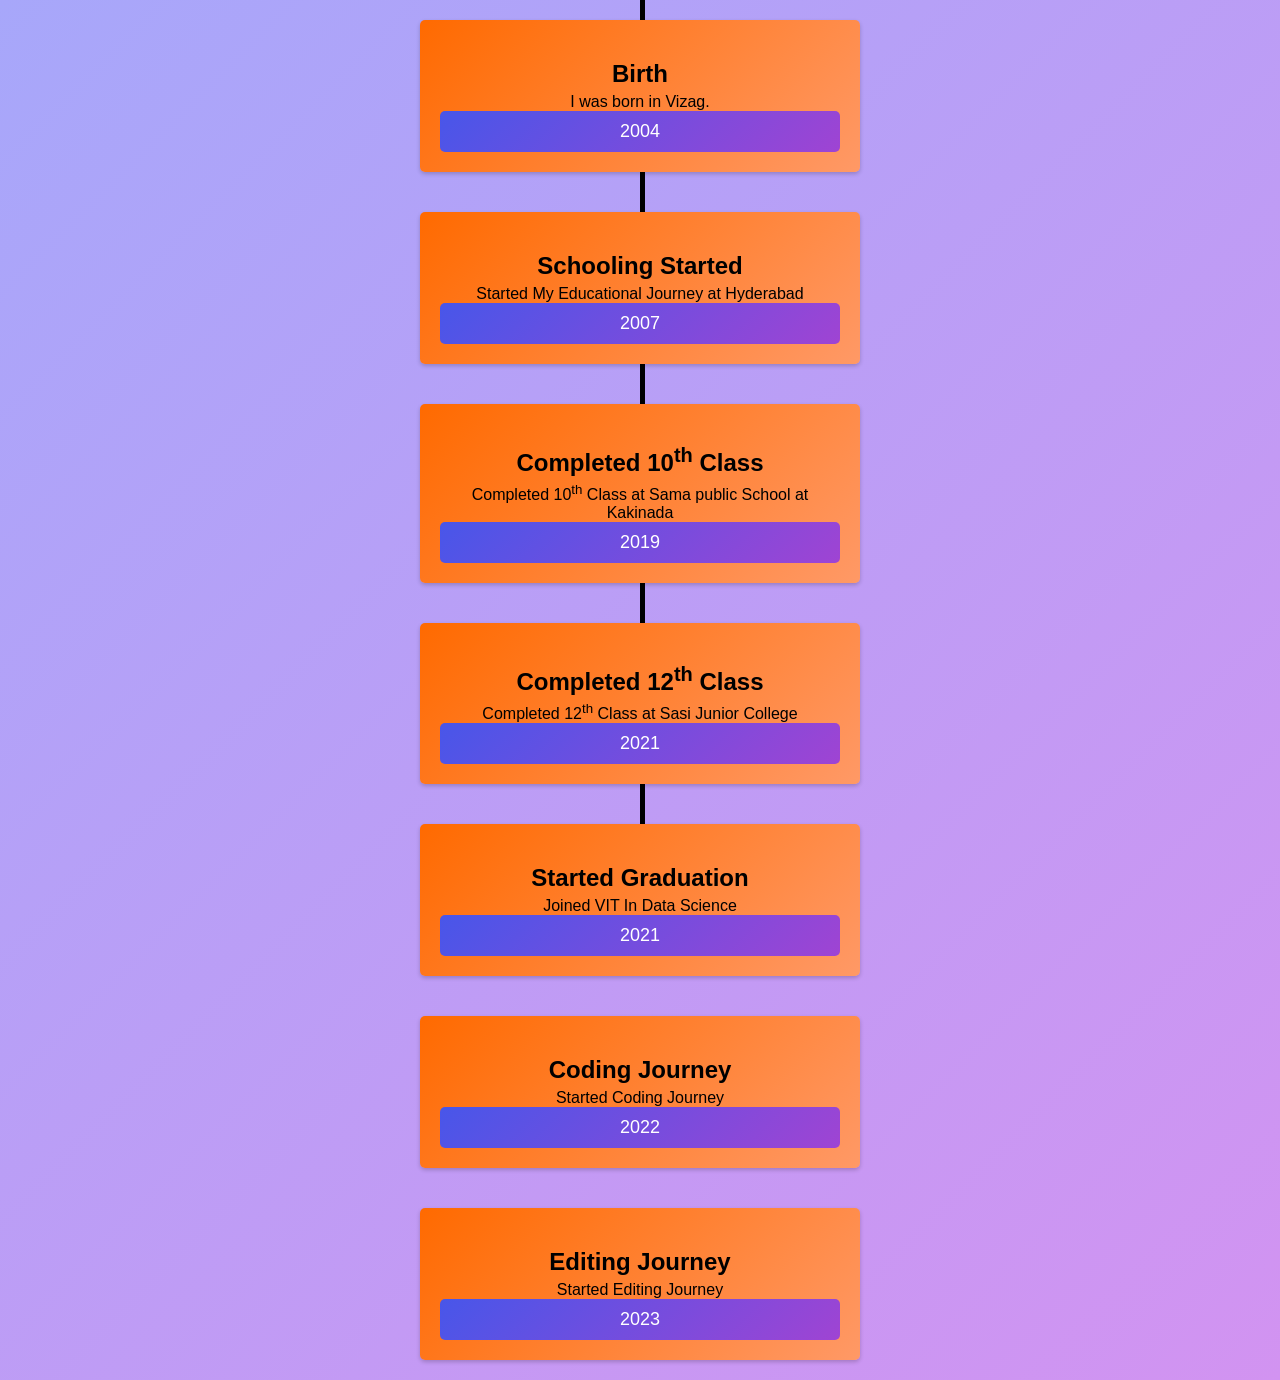
<file: timeline.html>
<!DOCTYPE html>
<html lang="en">
<head>
    <meta charset="UTF-8">
    <meta name="viewport" content="width=device-width, initial-scale=1.0">
    <!-- <script src="scripts.js"></script> -->
    <style>
        body, h1, p {
            margin: 0;
            padding: 0;
        }

        body {
            font-family: Arial, sans-serif;

            background: linear-gradient(135deg, #a7a7fa, #d293f1);
        }
            .line {
            width: 5px;
            height: 100%;
            background-color: #000;
            position: fixed;
            top: 0;
            left: 50%;
            z-index: -1;
        }

        .timeline {
            display: flex;
            flex-direction: column;
            align-items: center;
            padding: 10px;
        }

        .event {
            max-width: 400px;
            width: 100%;
            box-shadow: 0 2px 4px rgba(0, 0, 0, 0.2);
            transition: all 0.5s;
            margin: 10px;
            border-radius: 5px;
            background: linear-gradient(135deg, #ff6a00, #ff9966);        
            display: flex;
            flex-direction: column;
            text-align: center;
            padding: 20px;
        }

        .event:hover {
            transform: scale(1.085);
        }

        .event-content {
            flex: 1;
            opacity: 1;
        }

        .event h2 {
            font-size: 24px;
            margin-bottom: 5px;
        }

        .event-date {
            background: linear-gradient(135deg, #4856e9, #9f44d3);
            color: #fff;
            padding: 10px;
            border-radius: 5px;
            font-size: 18px;
            opacity: 1;
        }

        @media (min-width: 768px) {
            .timeline {
                flex-direction: row;
                justify-content: center;
            }

            .event {
                max-width: 300px;
            }
        }

        @media (min-width: 1024px) {
            .event {
                max-width: 400px;
            }
        }
    </style>
</head>
<body>
    <div class="line"></div>
    <div class="timeline">
        <div class="event">
            <div class="event-content one">
                <h2>Birth</h2>
                <p>I was born in Vizag.</p>
            </div>
            <div class="event-date one">2004</div>
        </div>
    </div>

    <div class="timeline">
        <div class="event">
            <div class="event-content two">
                <h2>Schooling Started</h2>
                <p>Started My Educational Journey at Hyderabad</p>
            </div>
            <div class="event-date two">2007</div>
        </div>
    </div>
    <div class="timeline">
        <div class="event">
            <div class="event-content three">
                <h2>Completed 10<sup>th</sup> Class</h2>
                <p>Completed 10<sup>th</sup> Class at Sama public School at Kakinada</p>
            </div>
            <div class="event-date three">2019</div>
        </div>
    </div>

    <div class="timeline">
        <div class="event">
            <div class="event-content four">
                <h2>Completed 12<sup>th</sup> Class</h2>
                <p>Completed 12<sup>th</sup> Class at Sasi Junior College</p>
            </div>
            <div class="event-date four">2021</div>
        </div>
    </div>
    
    <div class="timeline">
        <div class="event">
            <div class="event-content five">
                <h2>Started Graduation</h2>
                <p>Joined VIT In Data Science</p>
            </div>
            <div class="event-date five">2021</div>
        </div>
    </div>
    
    <div class="timeline">
        <div class="event">
            <div class="event-content six">
                <h2>Coding Journey</h2>
                <p>Started Coding Journey</p>
            </div>
            <div class="event-date six">2022</div>
        </div>
    </div>
        <div class="timeline">
        <div class="event">
            <div class="event-content seven">
                <h2>Editing Journey</h2>
                <p>Started Editing Journey</p>
            </div>
            <div class="event-date seven">2023</div>
        </div>
    </div>
</body>
</html>
</file>
